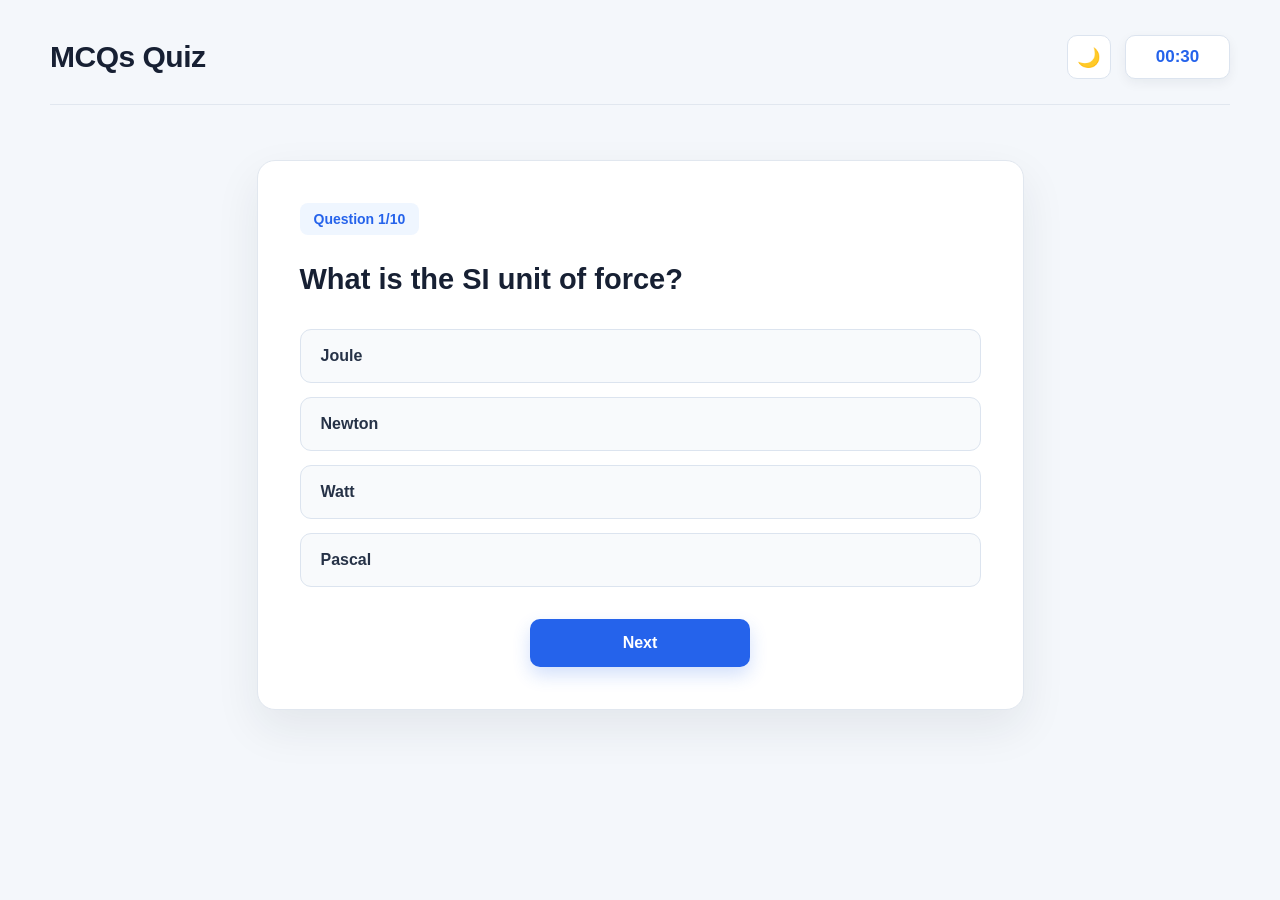
<file: index.html>
<!doctype html>
<html lang="en">
  <head>
    <meta charset="UTF-8" />
    <meta name="viewport" content="width=device-width, initial-scale=1.0" />

    <title>MCQ Quiz App</title>

    <link rel="stylesheet" href="style.css" />
  </head>

  <body>
    <div class="container">
      <!-- ================= TOP BAR ================= -->
      <div class="top-bar">
        <h1>MCQs Quiz</h1>

        <div class="right">
          <!-- Theme Change Button -->
          <button id="themeBtn" >🌙</button>

          <!-- Quiz Timer -->
          <div id="timer">01:00</div>
        </div>
      </div>

      <!-- ================= QUIZ BOX ================= -->
      <div class="quiz-box">
        <!-- Question Counter -->
        <div id="questionCount"></div>

        <!-- Question -->
        <h2 id="question"></h2>

        <!-- Options will be created using JavaScript -->
        <div class="options" id="options"></div>
        <!-- Next Button -->
        <button id="nextBtn" onclick="next()">Next</button>
      </div>
    </div>

    <!-- JavaScript File -->
    <script src="app.js"></script>
  </body>
</html>
</file>
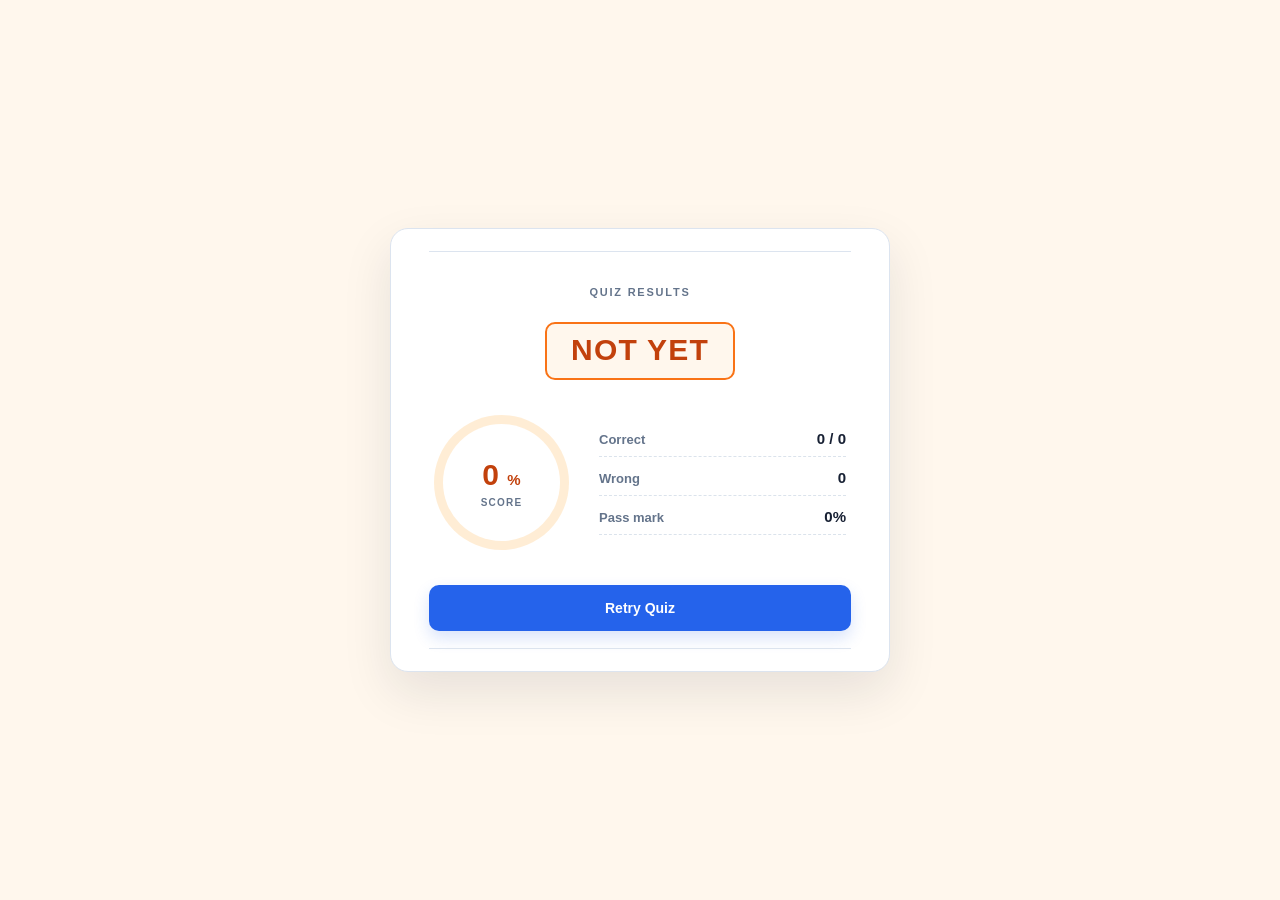
<file: fail.html>
<!doctype html>
<html lang="en">
  <head>
    <meta charset="UTF-8" />

    <meta name="viewport" content="width=device-width, initial-scale=1.0" />

    <title>Quiz Result - Failed</title>

    <link rel="stylesheet" href="style.css" />
  </head>

  <body class="result-body fail-page">
    <main class="sheet">
      <!-- Top decorative line -->
      <div class="sheet__rule sheet__rule--top"></div>

      <!-- ================= HEADER ================= -->

      <header class="sheet-header">
        <span class="eyebrow"> Quiz Results </span>

        <div class="stamp stamp--fail">Not Yet</div>
      </header>

      <!-- ================= SCORE ================= -->

      <section class="score-block">
        <div class="score-ring" id="scoreRing" style="--ring: 0">
          <div class="score-ring__inner">
            <span class="score-value">
              <span id="percentageScore">0</span>
              <span class="score-unit">%</span>
            </span>

            <span class="score-label"> score </span>
          </div>
        </div>

        <!-- Result Statistics -->

        <dl class="stat-list">
          <div class="stat">
            <dt>Correct</dt>

            <dd>
              <span id="correct">0</span>
              /
              <span id="total">0</span>
            </dd>
          </div>

          <div class="stat">
            <dt>Wrong</dt>

            <dd id="wrong">0</dd>
          </div>

          <div class="stat">
            <dt>Pass mark</dt>

            <dd id="percentage">0</dd>
          </div>
        </dl>
      </section>

      <!-- ================= BUTTON ================= -->

      <div class="actions">
        <button class="btn btn--primary" onclick="retryQuiz()">
          Retry Quiz
        </button>
      </div>

      <!-- Bottom decorative line -->
      <div class="sheet__rule sheet__rule--bottom"></div>
    </main>

    <script>
      var correct = Number(localStorage.getItem("correctAnswers"));
      var wrong = Number(localStorage.getItem("wrongAnswers"));
      var percentage = Number(localStorage.getItem("percentage"));
      var total = Number(localStorage.getItem("totalQuestions"));

      document.getElementById("correct").innerHTML = correct;
      document.getElementById("wrong").innerHTML = wrong;
      document.getElementById("percentage").innerHTML = percentage + "%";
      document.getElementById("percentageScore").innerHTML = percentage;
      document.getElementById("total").innerHTML = total;

      function retryQuiz() {
        localStorage.removeItem("correctAnswers");
        localStorage.removeItem("wrongAnswers");
        localStorage.removeItem("totalQuestions");
        localStorage.removeItem("percentage");

        window.location.href = "index.html";
      }
      var ring = document.getElementById("scoreRing");
      ring.style.setProperty("--ring", percentage);
    </script>
  </body>
</html>
</file>
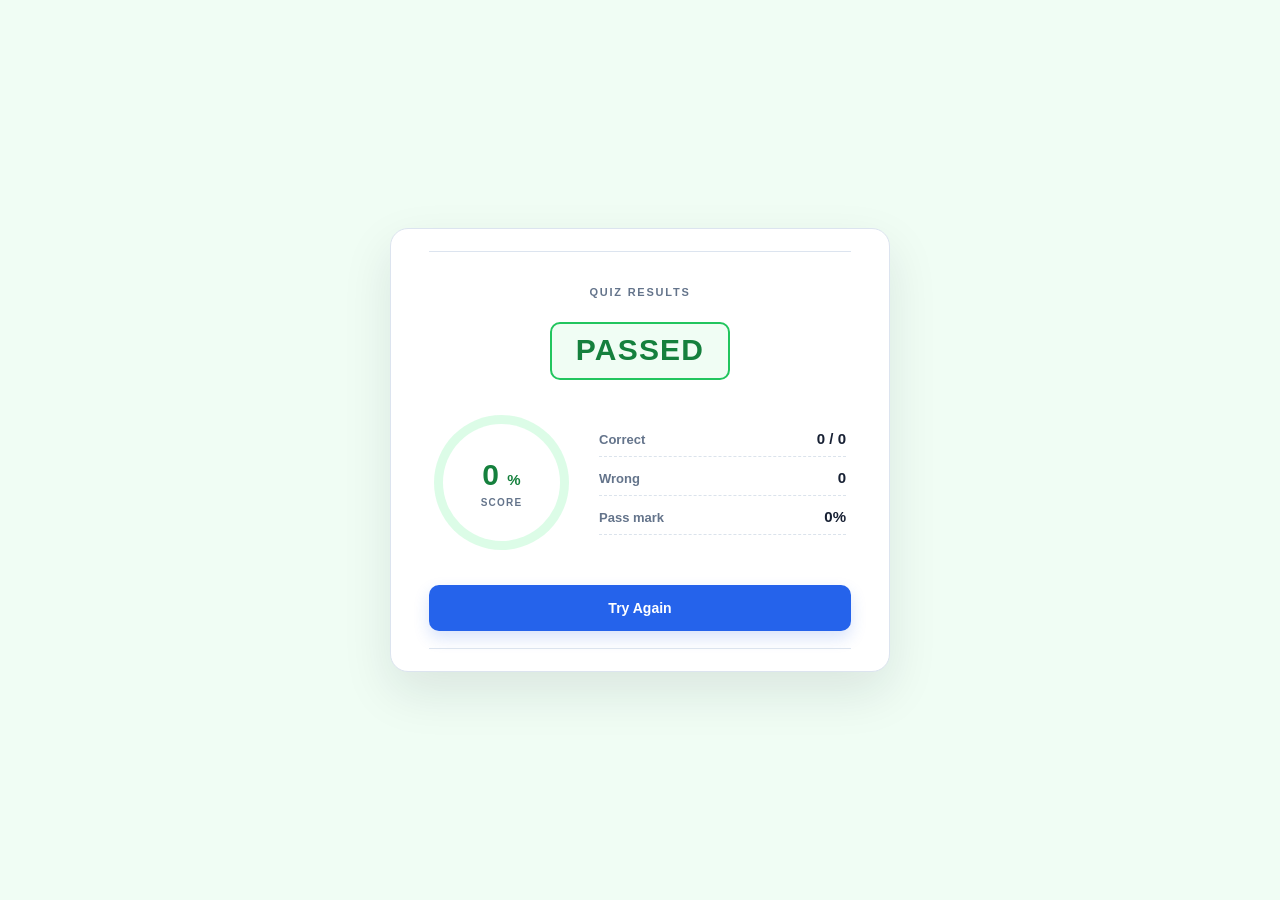
<file: pass.html>
<!doctype html>
<html lang="en">
  <head>
    <meta charset="UTF-8" />

    <meta name="viewport" content="width=device-width, initial-scale=1.0" />

    <title>Quiz Result - Passed</title>

    <link rel="stylesheet" href="style.css" />
  </head>

  <body class="result-body pass-page">
    <main class="sheet">
      <!-- Top decorative line -->
      <div class="sheet__rule sheet__rule--top"></div>

      <!-- ================= HEADER ================= -->

      <header class="sheet-header">
        <span class="eyebrow"> Quiz Results </span>

        <div class="stamp stamp--pass">Passed</div>
      </header>

      <!-- ================= SCORE ================= -->

      <section class="score-block">
        <div class="score-ring" id="scoreRing" style="--ring: 0">
          <div class="score-ring__inner">
            <span class="score-value">
              <span id="percentageScore">0</span>
              <span class="score-unit">%</span>
            </span>

            <span class="score-label"> score </span>
          </div>
        </div>

        <!-- Result Statistics -->

        <dl class="stat-list">
          <div class="stat">
            <dt>Correct</dt>

            <dd>
              <span id="correct">0</span>
              /
              <span id="total">0</span>
            </dd>
          </div>

          <div class="stat">
            <dt>Wrong</dt>

            <dd id="wrong">0</dd>
          </div>

          <div class="stat">
            <dt>Pass mark</dt>

            <dd id="percentage">0</dd>
          </div>
        </dl>
      </section>

      <!-- ================= BUTTONS ================= -->

      <div class="actions">
        <button class="btn btn--primary" onclick="retryQuiz()">
          Try Again
        </button>
      </div>

      <!-- Bottom decorative line -->
      <div class="sheet__rule sheet__rule--bottom"></div>
    </main>

    <script>
      var correct = Number(localStorage.getItem("correctAnswers"));
      var wrong = Number(localStorage.getItem("wrongAnswers"));
      var percentage = Number(localStorage.getItem("percentage"));
      var total = Number(localStorage.getItem("totalQuestions"));

      document.getElementById("correct").innerHTML = correct;
      document.getElementById("wrong").innerHTML = wrong;
      document.getElementById("percentage").innerHTML = percentage + "%";
      document.getElementById("percentageScore").innerHTML = percentage;
      document.getElementById("total").innerHTML = total;

      function retryQuiz() {
        localStorage.removeItem("correctAnswers");
        localStorage.removeItem("wrongAnswers");
        localStorage.removeItem("totalQuestions");
        localStorage.removeItem("percentage");

        window.location.href = "index.html";
      }
      var ring = document.getElementById("scoreRing");
      ring.style.setProperty("--ring", percentage);
    </script>
  </body>
</html>
</file>
<file: style.css>
/* =====================================================
   GLOBAL RESET
===================================================== */

* {
  margin: 0;
  padding: 0;
  box-sizing: border-box;
  font-family: "Inter", "Segoe UI", Arial, Helvetica, sans-serif;
}

body {
  min-height: 100vh;
  background: #f4f7fb;
  color: #172033;
}

/* =====================================================
   QUIZ PAGE
===================================================== */

.container {
  width: 100%;
  min-height: 100vh;
  padding: 35px 50px;
}

/* =====================================================
   TOP BAR
===================================================== */

.top-bar {
  display: flex;
  justify-content: space-between;
  align-items: center;
  padding-bottom: 25px;
  border-bottom: 1px solid #e1e7ef;
}

.top-bar h1 {
  color: #172033;
  font-size: 30px;
  font-weight: 750;
  letter-spacing: -0.5px;
}

/* =====================================================
   RIGHT SIDE
===================================================== */

.right {
  display: flex;
  align-items: center;
  gap: 14px;
}

/* =====================================================
   TIMER
===================================================== */

#timer {
  min-width: 105px;
  text-align: center;

  background: #ffffff;
  color: #2563eb;

  padding: 11px 18px;

  border: 1px solid #dce4ef;
  border-radius: 10px;

  font-size: 17px;
  font-weight: 700;

  box-shadow: 0 4px 12px rgba(23, 32, 51, 0.06);
}

/* =====================================================
   THEME BUTTON
===================================================== */

#themeBtn {
  width: 44px;
  height: 44px;

  border: 1px solid #dce4ef;
  border-radius: 10px;

  background: #ffffff;
  color: #172033;

  cursor: pointer;
  font-size: 19px;

  transition: all 0.25s ease;
}

#themeBtn:hover {
  background: #2563eb;
  color: #ffffff;
  border-color: #2563eb;

  transform: translateY(-2px);
}

/* =====================================================
   QUIZ BOX
===================================================== */

.quiz-box {
  width: 65%;
  max-width: 850px;

  margin: 55px auto;

  background: #ffffff;

  border: 1px solid #e1e7ef;
  border-radius: 18px;

  padding: 42px;

  box-shadow: 0 18px 45px rgba(23, 32, 51, 0.08);
}

/* =====================================================
   QUESTION COUNTER
===================================================== */

#questionCount {
  display: inline-block;

  font-size: 14px;
  font-weight: 700;

  color: #2563eb;

  background: #eff6ff;

  padding: 8px 14px;

  border-radius: 8px;

  margin-bottom: 25px;
}

/* =====================================================
   QUESTION
===================================================== */

#question {
  font-size: 29px;
  line-height: 1.35;

  font-weight: 700;

  color: #172033;

  margin-bottom: 30px;
}

/* =====================================================
   OPTIONS
===================================================== */

.options {
  display: flex;
  flex-direction: column;

  gap: 14px;
}

/* =====================================================
   EACH OPTION
===================================================== */

.option {
  width: 100%;

  padding: 17px 20px;

  border: 1px solid #dce4ef;
  border-radius: 11px;

  background: #f8fafc;
  color: #263247;

  cursor: pointer;

  font-size: 16px;
  font-weight: 600;

  text-align: left;

  transition:
    background 0.2s ease,
    color 0.2s ease,
    border 0.2s ease,
    transform 0.2s ease,
    box-shadow 0.2s ease;
}

/* =====================================================
   OPTION HOVER
===================================================== */

.option:hover {
  background: #eff6ff;

  border-color: #3b82f6;

  color: #1d4ed8;

  transform: translateX(4px);

  box-shadow: 0 5px 14px rgba(37, 99, 235, 0.08);
}

/* =====================================================
   SELECTED OPTION
===================================================== */

.selected {
  background: #2563eb;
  color: #ffffff;

  border-color: #2563eb;

  box-shadow: 0 7px 18px rgba(37, 99, 235, 0.22);
}

/* =====================================================
   SELECTED OPTION HOVER
===================================================== */

.selected:hover {
  background: #1d4ed8;
  color: #ffffff;

  border-color: #1d4ed8;
}

/* =====================================================
   NEXT BUTTON
===================================================== */

#nextBtn {
  display: block;

  width: 220px;

  margin: 32px auto 0;

  padding: 15px 20px;

  border: none;
  border-radius: 10px;

  background: #2563eb;
  color: #ffffff;

  cursor: pointer;

  font-size: 16px;
  font-weight: 700;

  transition: all 0.25s ease;

  box-shadow: 0 8px 18px rgba(37, 99, 235, 0.2);
}

#nextBtn:hover {
  background: #1d4ed8;

  transform: translateY(-2px);

  box-shadow: 0 12px 22px rgba(37, 99, 235, 0.25);
}

#nextBtn:active {
  transform: translateY(0);
}

/* =====================================================
   DARK MODE
===================================================== */

.dark {
  background: #0b1220;
  color: #ffffff;
}

.dark .top-bar {
  border-color: #1e293b;
}

.dark .top-bar h1 {
  color: #ffffff;
}

.dark .quiz-box {
  background: #111827;

  border-color: #1e293b;

  box-shadow: 0 18px 45px rgba(0, 0, 0, 0.25);
}

.dark #question {
  color: #ffffff;
}

.dark #questionCount {
  background: #172554;
  color: #60a5fa;
}

.dark .option {
  background: #1e293b;
  color: #e5e7eb;

  border-color: #334155;
}

.dark .option:hover {
  background: #172554;

  border-color: #3b82f6;

  color: #93c5fd;
}

.dark .selected {
  background: #2563eb;
  color: #ffffff;

  border-color: #2563eb;
}

.dark #timer {
  background: #111827;
  color: #60a5fa;

  border-color: #334155;
}

.dark #themeBtn {
  background: #111827;
  color: #ffffff;

  border-color: #334155;
}

/* =====================================================
   RESULT PAGES
===================================================== */

.result-body {
  display: flex;

  align-items: center;
  justify-content: center;

  min-height: 100vh;

  padding: 32px 16px;
}

/* =====================================================
   RESULT SHEET
===================================================== */

.sheet {
  position: relative;

  width: 100%;
  max-width: 500px;

  background: #ffffff;

  border: 1px solid #dce4ef;

  border-radius: 18px;

  padding: 45px 38px 40px;

  box-shadow: 0 20px 50px rgba(23, 32, 51, 0.1);
}

/* =====================================================
   TOP / BOTTOM LINES
===================================================== */

.sheet__rule {
  position: absolute;

  left: 38px;
  right: 38px;

  height: 1px;

  background: #dce4ef;

  opacity: 1;
}

.sheet__rule--top {
  top: 22px;
}

.sheet__rule--bottom {
  bottom: 22px;
}

/* =====================================================
   RESULT HEADER
===================================================== */

.sheet-header {
  padding-top: 12px;

  text-align: center;
}

/* =====================================================
   SMALL HEADING
===================================================== */

.eyebrow {
  display: block;

  font-size: 11px;

  font-weight: 700;

  letter-spacing: 0.16em;

  text-transform: uppercase;

  color: #64748b;

  margin-bottom: 20px;
}

/* =====================================================
   PASS / FAIL STAMP
===================================================== */

.stamp {
  display: inline-block;

  font-size: 30px;

  font-weight: 800;

  letter-spacing: 0.04em;

  text-transform: uppercase;

  border: 2px solid;

  border-radius: 10px;

  padding: 9px 24px 11px;

  margin: 4px 0 30px;
}

/* =====================================================
   PASS
===================================================== */

.stamp--pass {
  color: #15803d;

  border-color: #22c55e;

  background: #f0fdf4;

  transform: none;
}

/* =====================================================
   FAIL
===================================================== */

.stamp--fail {
  color: #c2410c;

  border-color: #f97316;

  background: #fff7ed;

  transform: none;
}

/* =====================================================
   SCORE
===================================================== */

.score-block {
  display: flex;

  align-items: center;

  gap: 30px;

  padding: 5px 5px 10px;
}

/* =====================================================
   SCORE CIRCLE
===================================================== */

.score-ring {
  --size: 135px;

  width: var(--size);
  height: var(--size);

  border-radius: 50%;

  background: conic-gradient(
    var(--accent) calc(var(--ring) * 1%),
    var(--ring-track) 0
  );

  display: flex;

  align-items: center;
  justify-content: center;

  flex-shrink: 0;

  position: relative;
}

/* =====================================================
   INNER CIRCLE
===================================================== */

.score-ring__inner {
  width: calc(var(--size) - 18px);
  height: calc(var(--size) - 18px);

  border-radius: 50%;

  background: #ffffff;

  display: flex;

  flex-direction: column;

  align-items: center;
  justify-content: center;
}

/* =====================================================
   PERCENTAGE
===================================================== */

.score-value {
  font-weight: 800;

  font-size: 30px;

  color: var(--accent-dark);
}

/* =====================================================
   PERCENTAGE UNIT
===================================================== */

.score-unit {
  font-size: 15px;
  font-weight: 700;
}

/* =====================================================
   SCORE LABEL
===================================================== */

.score-label {
  font-size: 10px;

  font-weight: 700;

  letter-spacing: 0.12em;

  text-transform: uppercase;

  color: #64748b;

  margin-top: 5px;
}

/* =====================================================
   RESULT STATISTICS
===================================================== */

.stat-list {
  flex: 1;

  margin: 0;

  display: flex;

  flex-direction: column;

  gap: 12px;
}

/* =====================================================
   STAT
===================================================== */

.stat {
  display: flex;

  align-items: baseline;

  justify-content: space-between;

  border-bottom: 1px dashed #dbe3ec;

  padding-bottom: 9px;
}

/* =====================================================
   STAT LABEL
===================================================== */

.stat dt {
  font-size: 13px;

  color: #64748b;

  font-weight: 600;
}

/* =====================================================
   STAT VALUE
===================================================== */

.stat dd {
  margin: 0;

  font-weight: 750;

  font-size: 15px;

  color: #172033;
}

/* =====================================================
   RESULT BUTTONS
===================================================== */

.actions {
  margin-top: 25px;

  display: flex;

  gap: 12px;
}

/* =====================================================
   BUTTON
===================================================== */

.btn {
  flex: 1;

  font-size: 14px;

  font-weight: 700;

  padding: 14px 16px;

  border-radius: 10px;

  cursor: pointer;

  border: 1px solid transparent;

  transition: all 0.25s ease;
}

/* =====================================================
   PRIMARY BUTTON
===================================================== */

.btn--primary {
  background: #2563eb;

  color: #ffffff;

  box-shadow: 0 7px 16px rgba(37, 99, 235, 0.18);
}

.btn--primary:hover {
  background: #1d4ed8;

  transform: translateY(-2px);

  box-shadow: 0 10px 20px rgba(37, 99, 235, 0.25);
}

/* =====================================================
   SECONDARY BUTTON
===================================================== */

.btn--secondary {
  background: #ffffff;

  color: #2563eb;

  border-color: #2563eb;
}

.btn--secondary:hover {
  background: #eff6ff;
}

/* =====================================================
   PASS RESULT COLORS
===================================================== */

.pass-page {
  --accent: #16a34a;
  --accent-dark: #15803d;
  --ring-track: #dcfce7;

  background: #f0fdf4;
}

/* =====================================================
   FAIL RESULT COLORS
===================================================== */

.fail-page {
  --accent: #ea580c;
  --accent-dark: #c2410c;
  --ring-track: #ffedd5;

  background: #fff7ed;
}

/* =====================================================
   MOBILE
===================================================== */

@media (max-width: 900px) {
  .quiz-box {
    width: 80%;
  }
}

@media (max-width: 600px) {
  .container {
    padding: 22px 18px;
  }

  .top-bar {
    padding-bottom: 20px;
  }

  .top-bar h1 {
    font-size: 24px;
  }

  .right {
    gap: 8px;
  }

  #themeBtn {
    width: 42px;
    height: 42px;
  }

  #timer {
    min-width: 90px;

    padding: 10px 12px;

    font-size: 15px;
  }

  .quiz-box {
    width: 100%;

    margin: 35px auto;

    padding: 25px 20px;

    border-radius: 15px;
  }

  #question {
    font-size: 23px;

    margin-bottom: 25px;
  }

  .options {
    gap: 12px;
  }

  .option {
    padding: 15px;

    font-size: 15px;
  }

  #nextBtn {
    width: 100%;

    margin-top: 25px;
  }

  .sheet {
    padding: 42px 22px 38px;

    border-radius: 15px;
  }

  .score-block {
    flex-direction: column;

    text-align: center;

    gap: 25px;
  }

  .stat-list {
    width: 100%;
  }

  .actions {
    flex-direction: column;
  }
}
</file>
